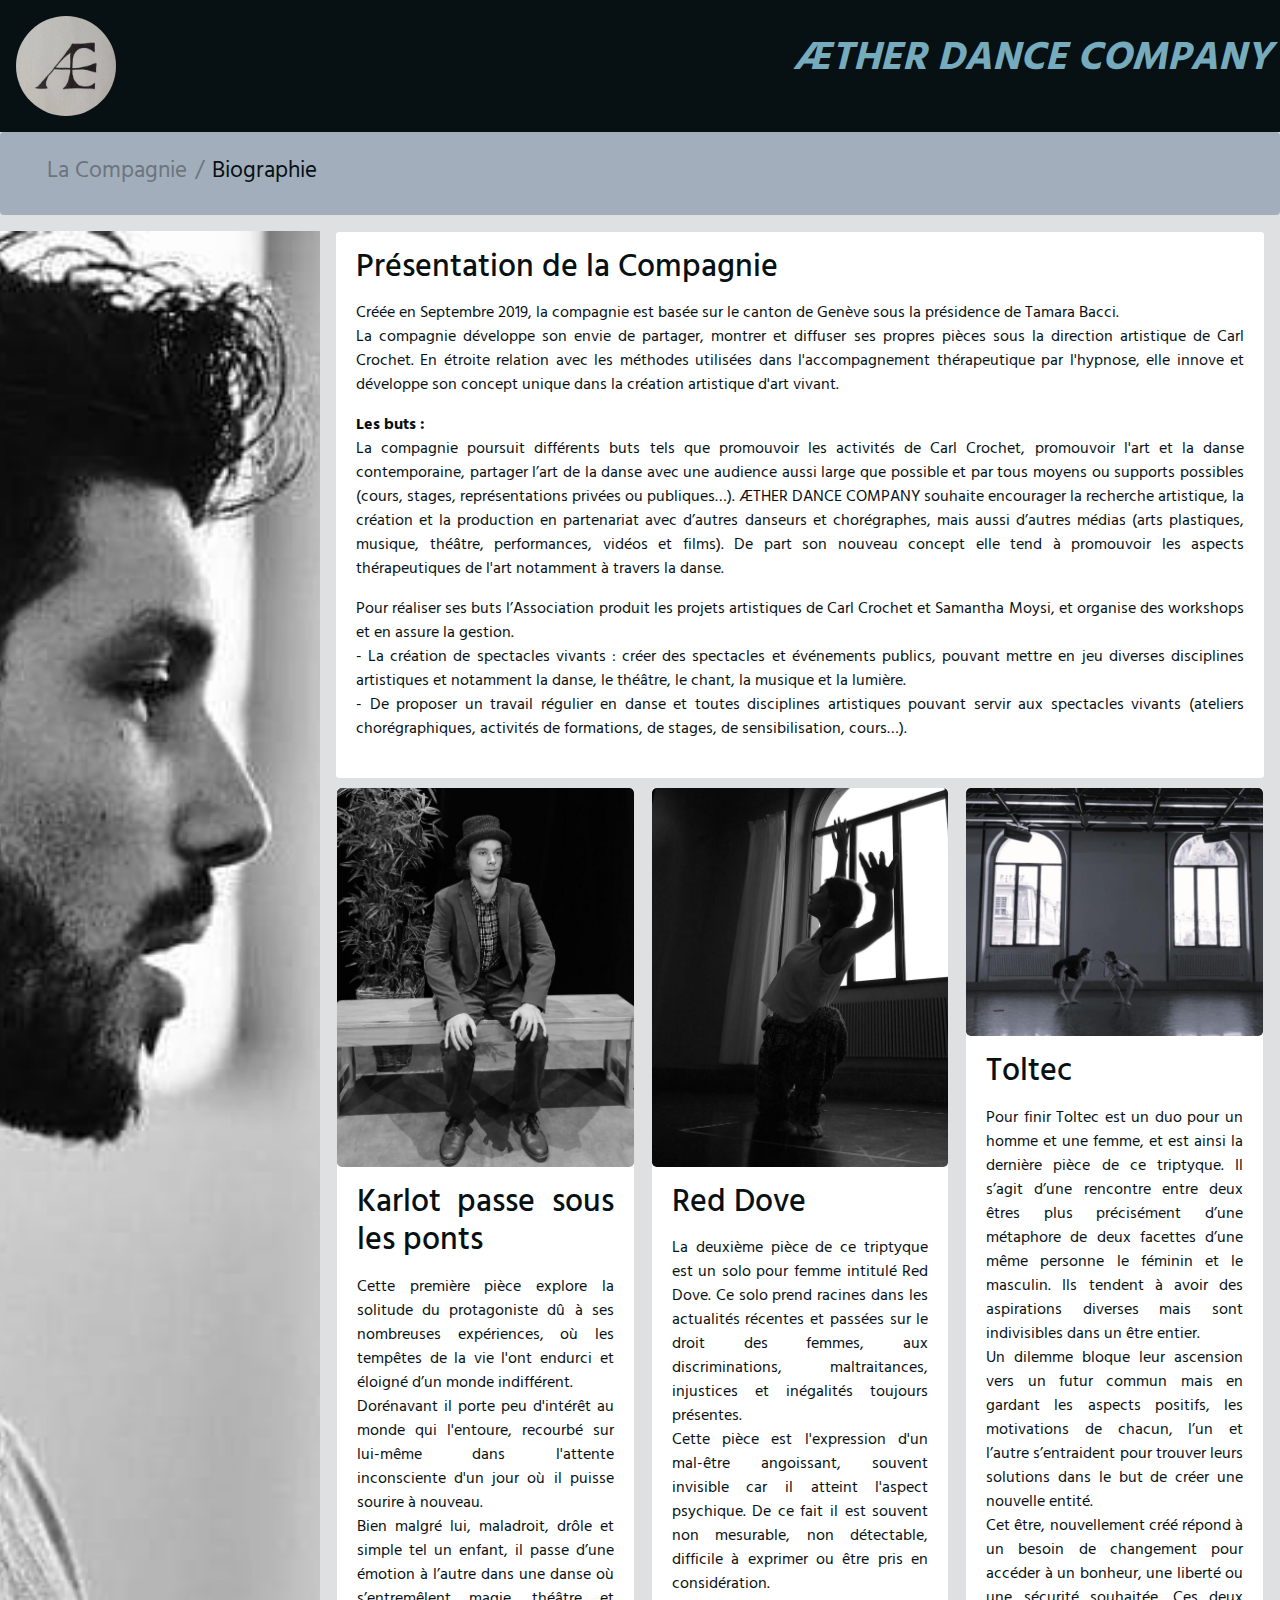
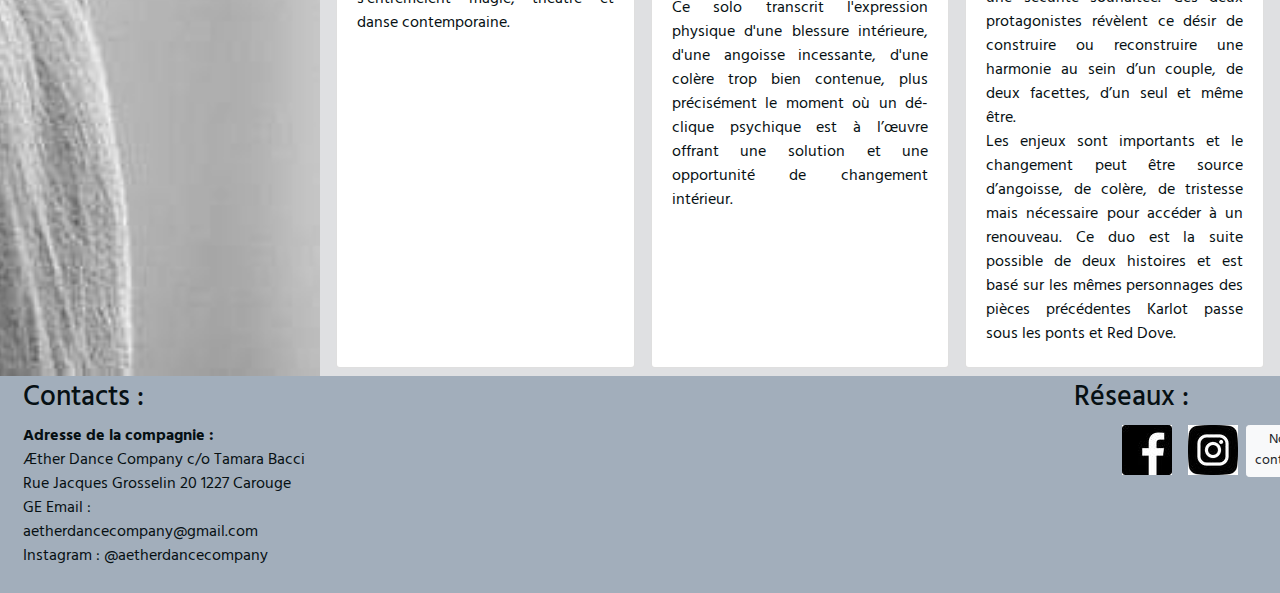
<file: index.html>
<!DOCTYPE html>
<html lang="fr-FR">
<head>
    <meta charset="UTF-8">
    <meta http-equiv="X-UA-Compatible" content="IE=edge">
    <meta name="viewport" content="width=device-width, initial-scale=1.0">
    <meta name="description" content="Bienvenue sur le site de notre compagnie ÆTHER DANCE COMPANY">
    <title>ÆTHER DANCE COMPANY</title>
    <link rel="stylesheet" href="https://stackpath.bootstrapcdn.com/bootstrap/4.4.1/css/bootstrap.min.css"
    integrity="sha384-Vkoo8x4CGsO3+Hhxv8T/Q5PaXtkKtu6ug5TOeNV6gBiFeWPGFN9MuhOf23Q9Ifjh" crossorigin="anonymous">
    <link rel="stylesheet" href="style.css">
    <link rel="preconnect" href="https://fonts.googleapis.com">
    <link rel="preconnect" href="https://fonts.gstatic.com" crossorigin>
    <link href="https://fonts.googleapis.com/css2?family=Hind+Guntur:wght@300&display=swap" rel="stylesheet">
</head>
<body>
    <header>
        <div class="titleBar">
                <div class="d-flex flex-row justify-content-between p-2 align-items-center">
                    <img class="logo rounded-circle m-2" src="img/logo.jpg" alt="Aether Dance Company">
                    <h1><strong>ÆTHER DANCE COMPANY</strong></h1>
                </div>
        </div>
        <div class="breadcrumb">
            <nav class="col-12" aria-label="breadcrumb">
                <ol class="breadcrumb m-0">
                    <li class="breadcrumb-item active" aria-current="page">La Compagnie</li>
                    <li class="breadcrumb-item"><a href="Biographie.html">Biographie</a></li>
                </ol>
            </nav>
        </div>
    </header>
    <main class="container-fluid">
        <section class="row">
            <aside class="asidePicture col-12 col-md-3 p-2">
            </aside>
            <div class="col-12 col-md-9">
                <article class="presentation">
                    <div class="card">
                        <div class="card-body">
                            <h2 class="card-title">Présentation de la Compagnie </h2>
                            <p class="card-text">
                                Créée en Septembre 2019, la compagnie est basée sur le canton de Genève sous la présidence de
                                Tamara Bacci.<br> La compagnie développe son envie de partager, montrer et diffuser ses propres
                                pièces sous la direction artistique de Carl Crochet. En étroite relation avec les méthodes utilisées
                                dans l'accompagnement thérapeutique par l'hypnose, elle innove et développe son concept unique
                                dans la création artistique d'art vivant.<br>
                            </p>
                            <p><b>Les buts :</b><br>
                                La compagnie poursuit différents buts tels que promouvoir les activités de Carl Crochet,
                                promouvoir l'art et la danse contemporaine, partager l’art de la danse avec une audience aussi large
                                que possible et par tous moyens ou supports possibles (cours, stages, représentations privées ou
                                publiques…). ÆTHER DANCE COMPANY souhaite encourager la recherche artistique, la
                                création et la production en partenariat avec d’autres danseurs et chorégraphes, mais aussi d’autres
                                médias (arts plastiques, musique, théâtre, performances, vidéos et films).
                                De part son nouveau concept elle tend à promouvoir les aspects thérapeutiques de l'art notamment à
                                travers la danse.<br>
                            </p>
                            <p>
                                Pour réaliser ses buts l’Association produit les projets artistiques de Carl Crochet et Samantha
                                Moysi, et organise des workshops et en assure la gestion.<br>
                                - La création de spectacles vivants : créer des spectacles et événements publics, pouvant mettre en
                                jeu diverses disciplines artistiques et notamment la danse, le théâtre, le chant, la musique et la
                                lumière.<br>
                                - De proposer un travail régulier en danse et toutes disciplines artistiques pouvant servir aux
                                spectacles vivants (ateliers chorégraphiques, activités de formations, de stages, de sensibilisation,
                                cours…).
                            </p>
                        </div>
                    </div>
                </article>
                <div class="row px-2">
                    <div class="col-12 col-md-4 p-2">
                        <article class="article card">
                            <img src="img/clementProd.jpg" class="card-img-top rounded-lg" alt="Clément - Karlot">
                            <div class="card-body">
                                <h2 class="card-title">Karlot passe sous les ponts</h2>
                                <p class="card-text">
                                    Cette première pièce explore la solitude du
                                    protagoniste dû à ses nombreuses expériences, où les tempêtes de la vie l'ont endurci et éloigné d’un
                                    monde indifférent.<br> Dorénavant il porte peu d'intérêt au monde qui l'entoure, recourbé sur lui-même
                                    dans l'attente inconsciente d'un jour où il puisse sourire à nouveau.<br> Bien malgré lui, maladroit, drôle
                                    et simple tel un enfant, il passe d’une émotion à l’autre dans une danse où s’entremêlent magie,
                                    théâtre et danse contemporaine.
                                </p>
                            </div>
                        </article>
                    </div>
                    <div class="col-12 col-md-4 p-2">
                        <article class="article card">
                            <img src="img/SamProd.jpg" class="card-img-top rounded-lg" alt="Samantha - Red Dove">
                            <div class="card-body">
                                <h2 class="card-title">Red Dove</h2>
                                <p class="card-text">
                                    La deuxième pièce de ce triptyque est un solo pour femme intitulé Red Dove. Ce solo prend
                                    racines dans les actualités récentes et passées sur le droit des femmes, aux discriminations,
                                    maltraitances, injustices et inégalités toujours présentes.<br> Cette pièce est l'expression d'un mal-être
                                    angoissant, souvent invisible car il atteint l'aspect psychique. De ce fait il est souvent non
                                    mesurable, non détectable, difficile à exprimer ou être pris en considération.<br> Ce solo transcrit
                                    l'expression physique d'une blessure intérieure, d'une angoisse incessante, d'une colère trop bien
                                    contenue, plus précisément le moment où un dé-clique psychique est à l’œuvre offrant une solution
                                    et une opportunité de changement intérieur.
                                </p>
                            </div>
                        </article>
                    </div> 
                    <div class="col-12 col-md-4 p-2">
                        <article class="article card">
                            <img src="img/duo.jpg" class="card-img-top rounded-lg" alt="duo - Toltec">
                            <div class="card-body">
                                <h2 class="card-title">Toltec</h2>
                                <p class="card-text">
                                    Pour finir Toltec est un duo pour un homme et une femme, et est ainsi la dernière pièce de ce
                                    triptyque. Il s’agit d’une rencontre entre deux êtres plus précisément d’une métaphore de deux
                                    facettes d’une même personne le féminin et le masculin. Ils tendent à avoir des aspirations diverses
                                    mais sont indivisibles dans un être entier.<br> Un dilemme bloque leur ascension vers un futur commun
                                    mais en gardant les aspects positifs, les motivations de chacun, l’un et l’autre s’entraident pour
                                    trouver leurs solutions dans le but de créer une nouvelle entité.<br> Cet être, nouvellement créé répond à
                                    un besoin de changement pour accéder à un bonheur, une liberté ou une sécurité souhaitée. Ces
                                    deux protagonistes révèlent ce désir de construire ou reconstruire une harmonie au sein d’un couple,
                                    de deux facettes, d’un seul et même être.<br> Les enjeux sont importants et le changement peut être
                                    source d’angoisse, de colère, de tristesse mais nécessaire pour accéder à un renouveau. Ce duo est la
                                    suite possible de deux histoires et est basé sur les mêmes personnages des pièces précédentes
                                    Karlot passe sous les ponts et Red Dove.
                                </p>
                            </div>
                        </article>
                    </div>   
                </div>  
            </div>
        </section>
    </main>
    <footer class="container-fluid footer">
        <div class="row justify-content-between">
            <div class="col-5 col-md-3 m-2">
                <h3>Contacts :</h3>
                <p>
                <b>Adresse de la compagnie :</b><br>
                Æther Dance Company c/o Tamara Bacci
                Rue Jacques Grosselin 20
                1227 Carouge GE
                Email : aetherdancecompany@gmail.com
                Instagram : @aetherdancecompany 
                </p>
            </div>
            <div class="col-5 col-md-2 m-2">
                <h3>Réseaux :</h3>
                <nav>
                    <ul>
                        <li><a href="https://www.facebook.com/aetherdancecompany"  class="p-2"><img src="img/facebook.jpg" alt="Facebook"></a></li>
                        <li><a href="https://www.instagram.com/aetherdancecompany/" class="p-2"><img src="img/Instagram.jpg" alt="Instagram"></a></li>
                        <li>
                            <form class="form-inline">
                                <button class="btn btn-sm btn btn-light" data-toggle="modal" data-target="#contactModal" type="button">Nous contacter</button>
                            </form>
                        </li>
                    </ul>
                </nav>
            </div>
        </div>
    </footer>
    <div class="modal fade" id="contactModal" tabindex="-1" role="dialog" aria-labelledby="contactModalLabel" aria-hidden="true">
        <div class="modal-dialog" role="document">
            <div class="modal-content">
                <div class="modal-header">
                    <h5 class="modal-title" id="contactModalLabel">Nous contacter</h5>
                    <button type="button" class="close" data-dismiss="modal" aria-label="Close">
                        <span aria-hidden="true">&times;</span>
                    </button>
                </div>
                <div class="modal-body">
                    <form>
                        <div class="form-group">
                            <label for="email">Expéditeur</label>
                            <input type="email" class="form-control" id="email" name="email">
                        </div>
                        <div class="form-group">
                            <label for="subject">Sujet</label>
                            <input type="text" class="form-control" id="subject" name="subject">
                        </div>
                        <div class="form-group">
                            <label for="message">Message</label>
                            <textarea class="form-control" id="message" name="message" rows="3"></textarea>
                        </div>
                    </form>
                </div>
                <div class="modal-footer">
                    <button type="button" class="btn btn-secondary" data-dismiss="modal">Fermer</button>
                    <button type="button" class="btn btn-primary">Envoyer le message</button>
                </div>
            </div>
        </div>
    </div>
    <script src="https://code.jquery.com/jquery-3.4.1.slim.min.js"
    integrity="sha384-J6qa4849blE2+poT4WnyKhv5vZF5SrPo0iEjwBvKU7imGFAV0wwj1yYfoRSJoZ+n"
    crossorigin="anonymous"></script>
    <script src="https://cdn.jsdelivr.net/npm/popper.js@1.16.0/dist/umd/popper.min.js"
    integrity="sha384-Q6E9RHvbIyZFJoft+2mJbHaEWldlvI9IOYy5n3zV9zzTtmI3UksdQRVvoxMfooAo"
    crossorigin="anonymous"></script>
    <script src="https://stackpath.bootstrapcdn.com/bootstrap/4.4.1/js/bootstrap.min.js"
    integrity="sha384-wfSDF2E50Y2D1uUdj0O3uMBJnjuUD4Ih7YwaYd1iqfktj0Uod8GCExl3Og8ifwB6"
    crossorigin="anonymous"></script>   
</body>
</html>
</file>
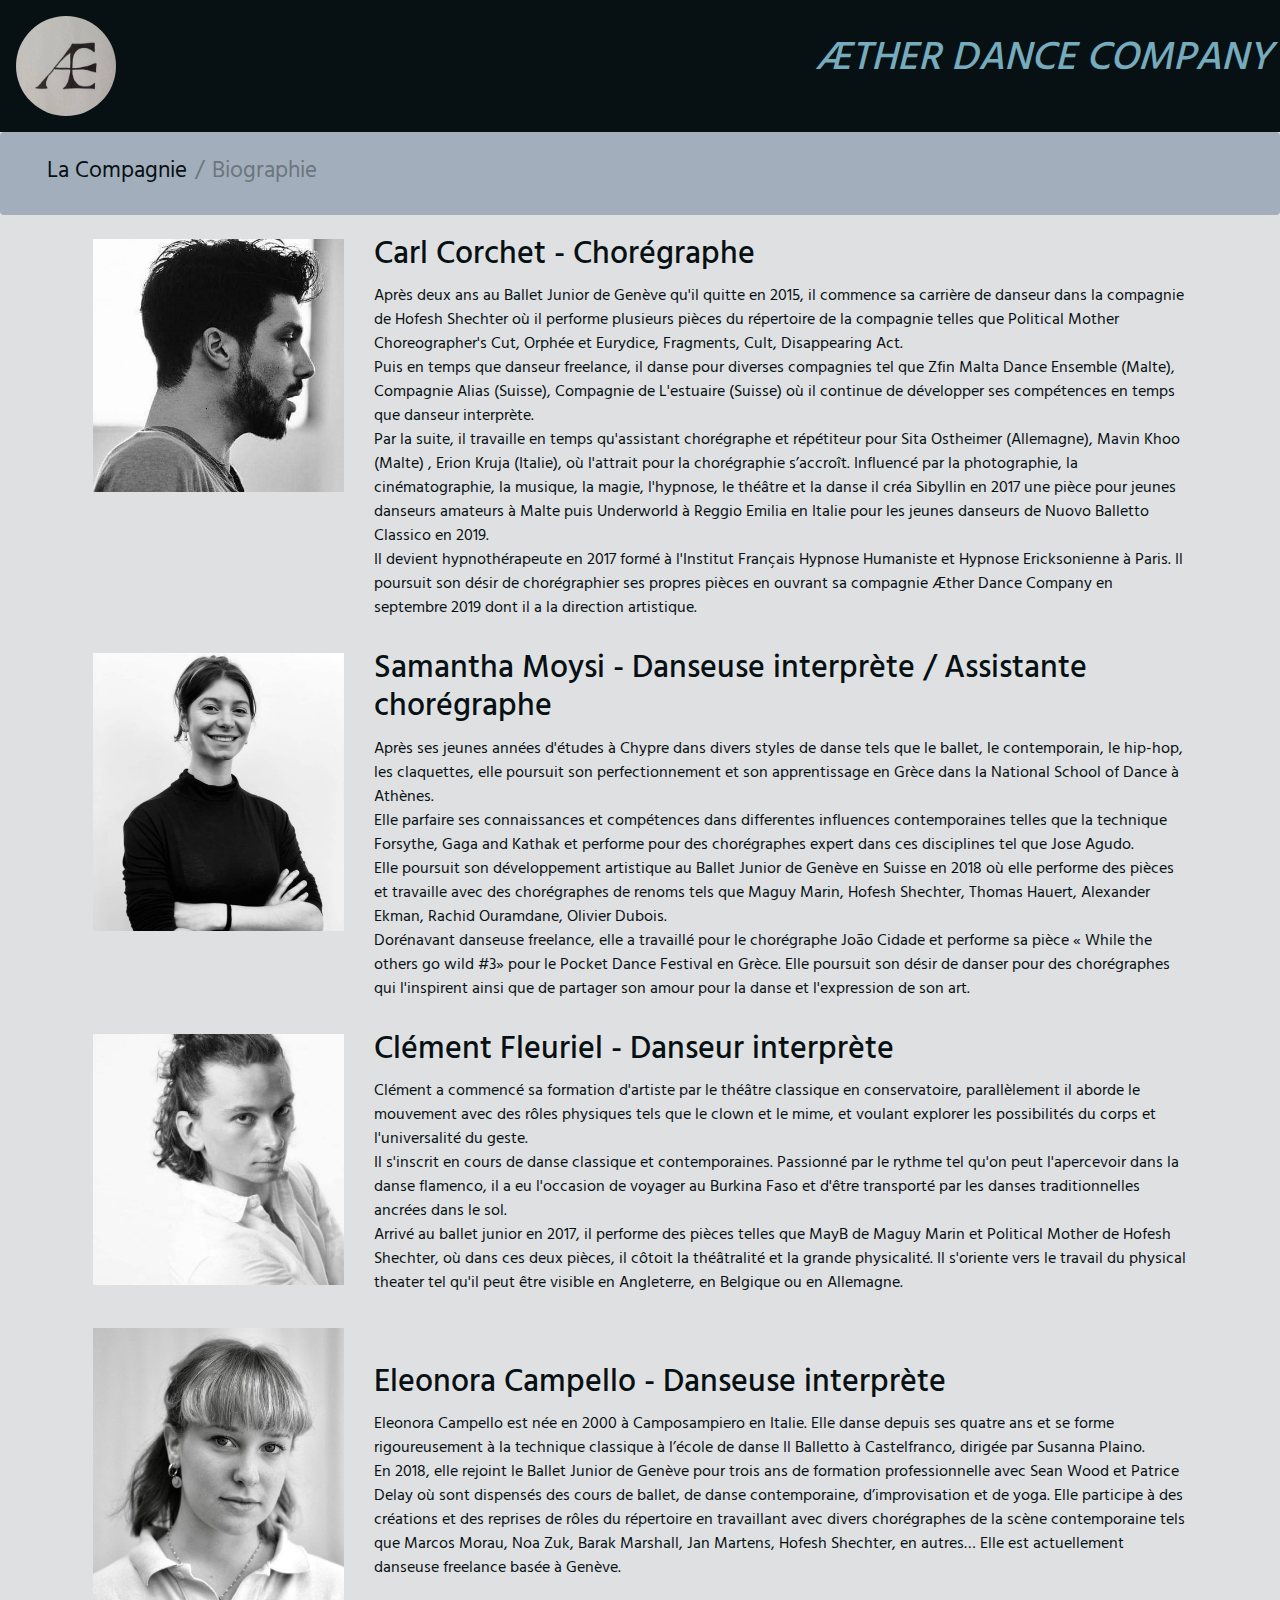
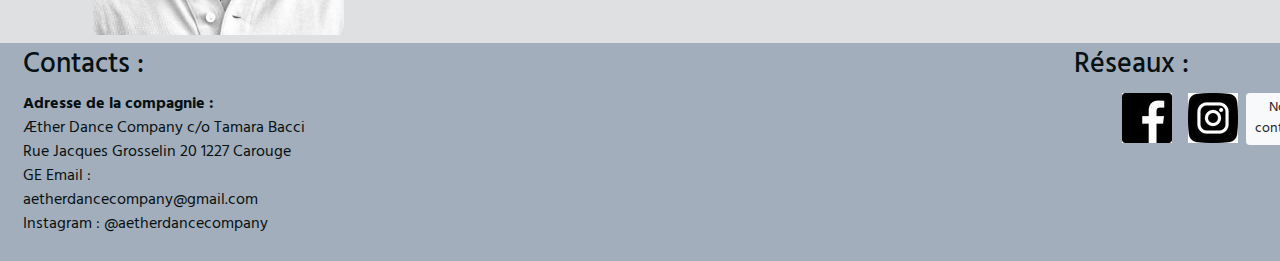
<file: Biographie.html>
<!DOCTYPE html>
<html lang="fr-FR">
<head>
    <meta charset="UTF-8">
    <meta http-equiv="X-UA-Compatible" content="IE=edge">
    <meta name="viewport" content="width=device-width, initial-scale=1.0">
    <meta name="description" content="Biographie - ÆTHER DANCE COMPANY">
    <title>Biographie - ÆTHER DANCE COMPANY</title>
    <link rel="stylesheet" href="https://stackpath.bootstrapcdn.com/bootstrap/4.4.1/css/bootstrap.min.css"
    integrity="sha384-Vkoo8x4CGsO3+Hhxv8T/Q5PaXtkKtu6ug5TOeNV6gBiFeWPGFN9MuhOf23Q9Ifjh" crossorigin="anonymous">
    <link rel="stylesheet" href="style.css">
    <link rel="preconnect" href="https://fonts.googleapis.com">
    <link rel="preconnect" href="https://fonts.gstatic.com" crossorigin>
    <link href="https://fonts.googleapis.com/css2?family=Hind+Guntur:wght@300&display=swap" rel="stylesheet">
</head>
<body>
    <header>
        <div class="titleBar">
            <div>
                <div class="d-flex flex-row justify-content-between p-2 align-items-center">
                    <img class="logo rounded-circle m-2" src="img/logo.jpg" alt="Aether Dance Company">
                    <h1>ÆTHER DANCE COMPANY</h1>
                </div>
            </div>
        </div>
        <div class="breadcrumb">
            <nav class="col-12" aria-label="breadcrumb">
                <ol class="breadcrumb m-0">
                    <li class="breadcrumb-item"><a href="index.html">La Compagnie</a></li>
                    <li class="breadcrumb-item active"  aria-current="page">Biographie</li>
                </ol>
            </nav>
        </div>
    </header>
    <main class="container">
        <div class="row p-2">
            <img class="col-8 col-md-3 bioPicture" src="img/Carl2.jpg" alt="Carl Crochet">
            <article class="col-12 col-md-9 align-self-center">
                <h2>Carl Corchet - Chorégraphe</h2>
                <p>Après deux ans au Ballet Junior de Genève qu'il quitte en 2015, il commence sa carrière de danseur
                    dans la compagnie de Hofesh Shechter où il performe plusieurs pièces du répertoire de la
                    compagnie telles que Political Mother Choreographer's Cut, Orphée et Eurydice, Fragments, Cult,
                    Disappearing Act.<br>
                    Puis en temps que danseur freelance, il danse pour diverses compagnies tel que Zfin Malta Dance
                    Ensemble (Malte), Compagnie Alias (Suisse), Compagnie de L'estuaire (Suisse) où il continue de
                    développer ses compétences en temps que danseur interprète.<br>
                    Par la suite, il travaille en temps qu'assistant chorégraphe et répétiteur pour Sita Ostheimer
                    (Allemagne), Mavin Khoo (Malte) , Erion Kruja (Italie), où l'attrait pour la chorégraphie s’accroît.
                    Influencé par la photographie, la cinématographie, la musique, la magie, l'hypnose, le théâtre et la
                    danse il créa Sibyllin en 2017 une pièce pour jeunes danseurs amateurs à Malte puis Underworld à
                    Reggio Emilia en Italie pour les jeunes danseurs de Nuovo Balletto Classico en 2019.<br>
                    Il devient hypnothérapeute en 2017 formé à l'Institut Français Hypnose Humaniste et Hypnose
                    Ericksonienne à Paris. Il poursuit son désir de chorégraphier ses propres pièces en ouvrant sa
                    compagnie Æther Dance Company en septembre 2019 dont il a la direction artistique. </p>
            </article>
        </div>
        <div class="row p-2">
            <img class="col-8 col-md-3 bioPicture" src="img/Sam.jpeg" alt="Samantha Moysi">
            <article class="col-12 col-md-9 align-self-center">
                <h2>Samantha Moysi - Danseuse interprète / Assistante chorégraphe</h2>
                <p>Après ses jeunes années d'études à Chypre dans divers styles de danse tels que le ballet, le
                    contemporain, le hip-hop, les claquettes, elle poursuit son perfectionnement et son apprentissage en
                    Grèce dans la National School of Dance à Athènes. <br>
                    Elle parfaire ses connaissances et compétences dans differentes influences contemporaines telles
                    que la technique Forsythe, Gaga and Kathak et performe pour des chorégraphes expert dans ces
                    disciplines tel que Jose Agudo. <br>
                    Elle poursuit son développement artistique au Ballet Junior de Genève en Suisse en 2018 où elle
                    performe des pièces et travaille avec des chorégraphes de renoms tels que Maguy Marin, Hofesh
                    Shechter, Thomas Hauert, Alexander Ekman, Rachid Ouramdane, Olivier Dubois. <br>
                    Dorénavant danseuse freelance, elle a travaillé pour le chorégraphe João Cidade et performe sa
                    pièce « While the others go wild #3» pour le Pocket Dance Festival en Grèce. Elle poursuit son
                    désir de danser pour des chorégraphes qui l'inspirent ainsi que de partager son amour pour la danse
                    et l'expression de son art. </p>
            </article>
        </div>
        <div class="row p-2">
            <img class="col-8 col-md-3 bioPicture" src="img/Clément.jpg" alt="Clément Fleuriel">
            <article class="col-12 col-md-9 align-self-center">
                <h2>Clément Fleuriel - Danseur interprète</h2>
                <p>Clément a commencé sa formation d'artiste par le théâtre classique en conservatoire, parallèlement
                    il aborde le mouvement avec des rôles physiques tels que le clown et le mime, et voulant explorer
                    les possibilités du corps et l'universalité du geste.<br>
                    Il s'inscrit en cours de danse classique et contemporaines. Passionné par le rythme tel qu'on peut
                    l'apercevoir dans la danse flamenco, il a eu l'occasion de voyager au Burkina Faso et d'être
                    transporté par les danses traditionnelles ancrées dans le sol.<br>
                    Arrivé au ballet junior en 2017, il performe des pièces telles que MayB de Maguy Marin et Political
                    Mother de Hofesh Shechter, où dans ces deux pièces, il côtoit la théâtralité et la grande physicalité.
                    Il s'oriente vers le travail du physical theater tel qu'il peut être visible en Angleterre, en Belgique ou
                    en Allemagne.
                </p>
            </article>
        </div>
        <div class="row p-2">
            <img class="col-8 col-md-3 bioPicture" src="img/Eleonora.jpeg" alt="Eleonora Campello">
            <article class="col-12 col-md-9 align-self-center">
                <h2>Eleonora Campello - Danseuse interprète</h2>
                <p>Eleonora Campello est née en 2000 à Camposampiero en Italie. 
                    Elle danse depuis ses quatre ans et se forme rigoureusement à la technique classique à l’école de danse Il Balletto à Castelfranco, dirigée par Susanna Plaino.<br>
                    En 2018, elle rejoint le Ballet Junior de Genève pour trois ans de formation professionnelle avec Sean Wood et Patrice Delay où sont dispensés des cours de ballet,
                    de danse contemporaine, d’improvisation et de yoga. Elle participe à des créations et des reprises de rôles du répertoire en travaillant avec divers chorégraphes de la scène contemporaine tels que Marcos Morau, Noa Zuk, Barak Marshall, Jan Martens, Hofesh Shechter, en autres…
                    Elle est actuellement danseuse freelance basée à Genève.
                </p>
            </article>
        </div>
    </main>
    <footer class="container-fluid footer">
        <div class="row justify-content-between">
            <div class="col-5 col-md-3 m-2">
                <h3>Contacts :</h3>
                <p>
                <b>Adresse de la compagnie :</b><br>
                Æther Dance Company c/o Tamara Bacci
                Rue Jacques Grosselin 20
                1227 Carouge GE
                Email : aetherdancecompany@gmail.com
                Instagram : @aetherdancecompany 
                </p>
            </div>
            <div class="col-5 col-md-2 m-2">
                <h3>Réseaux :</h3>
                <nav>
                    <ul>
                        <li><a href="https://www.facebook.com/aetherdancecompany"  class="p-2"><img src="img/facebook.jpg" alt="Facebook"></a></li>
                        <li><a href="https://www.instagram.com/aetherdancecompany/" class="p-2"><img src="img/Instagram.jpg" alt="Instagram"></a></li>
                        <li>
                            <form class="form-inline">
                                <button class="btn btn-sm btn btn-light" data-toggle="modal" data-target="#contactModal" type="button">Nous contacter</button>
                            </form>
                        </li>
                    </ul>
                </nav>
            </div>
        </div>
    </footer>
    <div class="modal fade" id="contactModal" tabindex="-1" role="dialog" aria-labelledby="contactModalLabel" aria-hidden="true">
        <div class="modal-dialog" role="document">
            <div class="modal-content">
                <div class="modal-header">
                    <h5 class="modal-title" id="contactModalLabel">Me contacter</h5>
                    <button type="button" class="close" data-dismiss="modal" aria-label="Close">
                        <span aria-hidden="true">&times;</span>
                    </button>
                </div>
                <div class="modal-body">
                    <form>
                        <div class="form-group">
                            <label for="email">Expéditeur</label>
                            <input type="email" class="form-control" id="email" name="email">
                        </div>
                        <div class="form-group">
                            <label for="subject">Sujet</label>
                            <input type="text" class="form-control" id="subject" name="subject">
                        </div>
                        <div class="form-group">
                            <label for="message">Message</label>
                            <textarea class="form-control" id="message" name="message" rows="3"></textarea>
                        </div>
                    </form>
                </div>
                <div class="modal-footer">
                    <button type="button" class="btn btn-secondary" data-dismiss="modal">Fermer</button>
                    <button type="button" class="btn btn-primary">Envoyer le message</button>
                </div>
            </div>
        </div>
    </div>
</main>
<script src="https://code.jquery.com/jquery-3.4.1.slim.min.js"
integrity="sha384-J6qa4849blE2+poT4WnyKhv5vZF5SrPo0iEjwBvKU7imGFAV0wwj1yYfoRSJoZ+n"
crossorigin="anonymous"></script>
<script src="https://cdn.jsdelivr.net/npm/popper.js@1.16.0/dist/umd/popper.min.js"
integrity="sha384-Q6E9RHvbIyZFJoft+2mJbHaEWldlvI9IOYy5n3zV9zzTtmI3UksdQRVvoxMfooAo"
crossorigin="anonymous"></script>
<script src="https://stackpath.bootstrapcdn.com/bootstrap/4.4.1/js/bootstrap.min.js"
integrity="sha384-wfSDF2E50Y2D1uUdj0O3uMBJnjuUD4Ih7YwaYd1iqfktj0Uod8GCExl3Og8ifwB6"
crossorigin="anonymous"></script>   
</body>
</html>
</file>
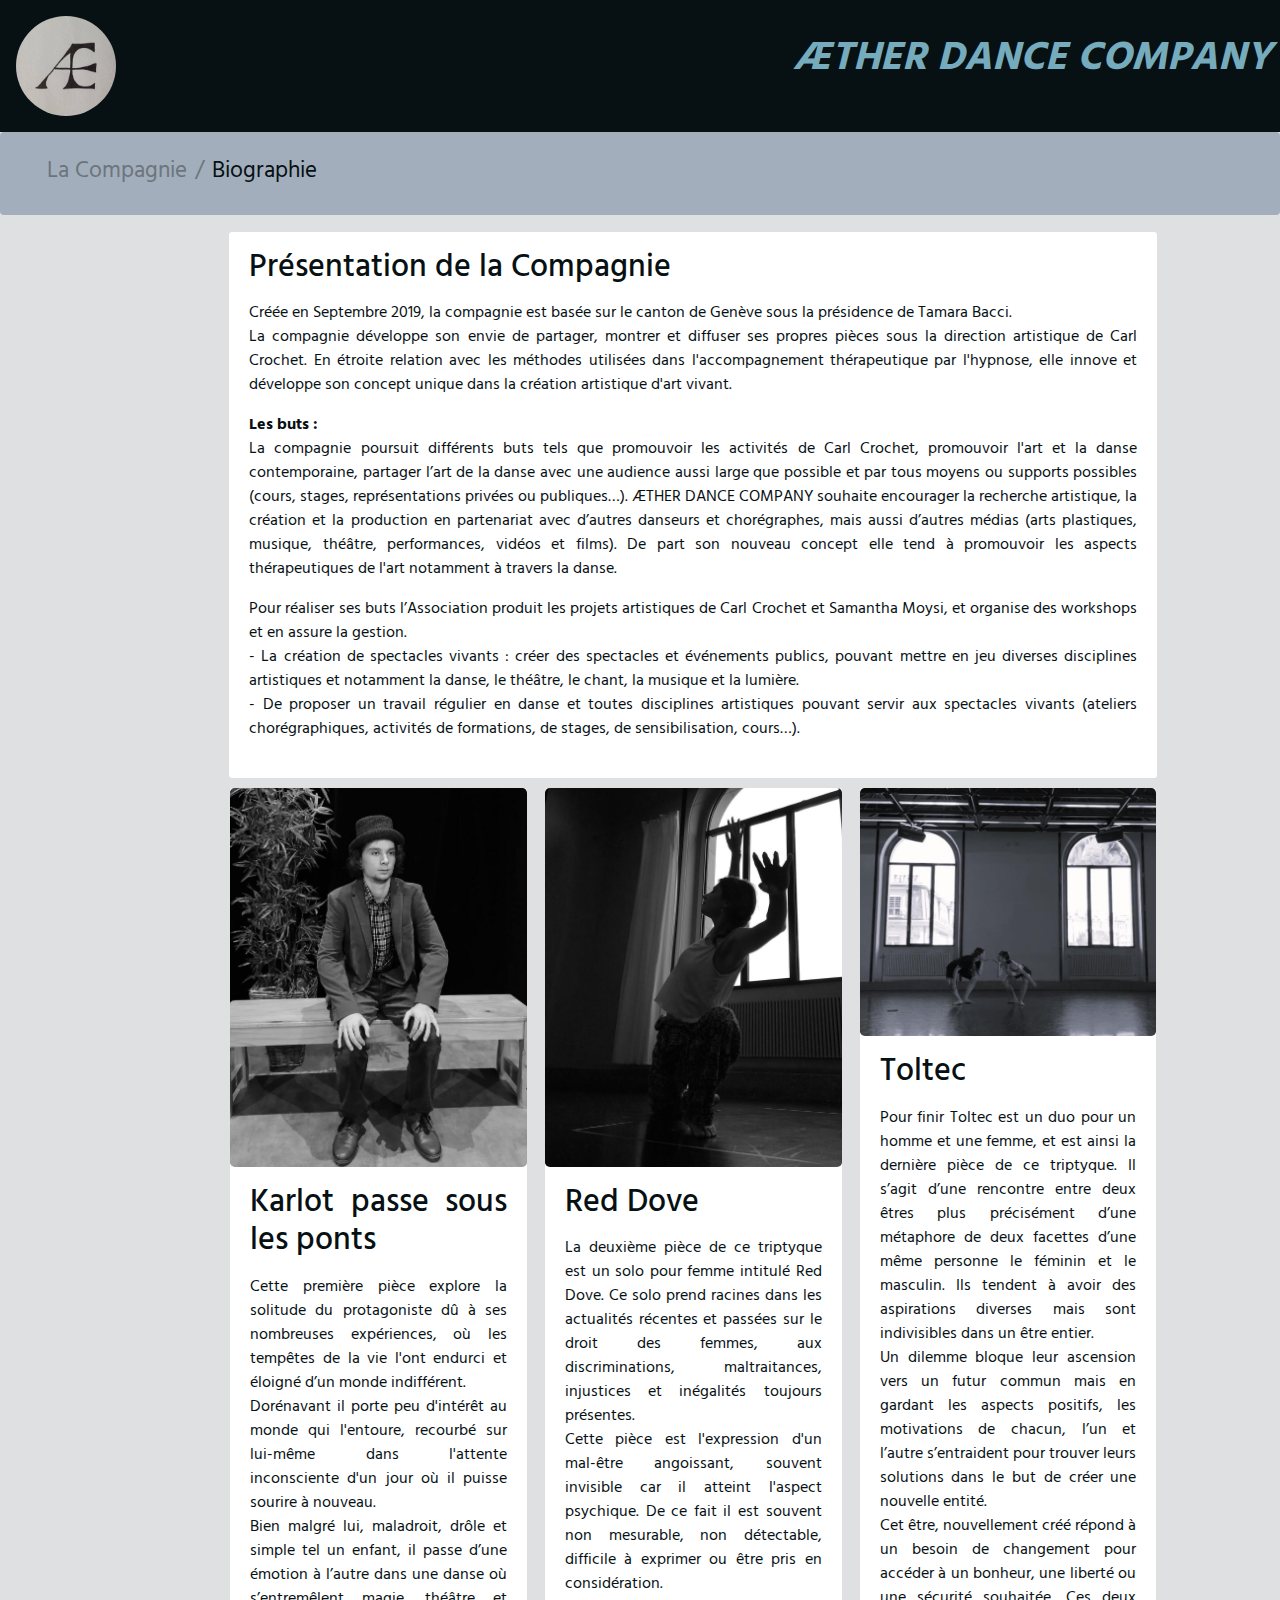
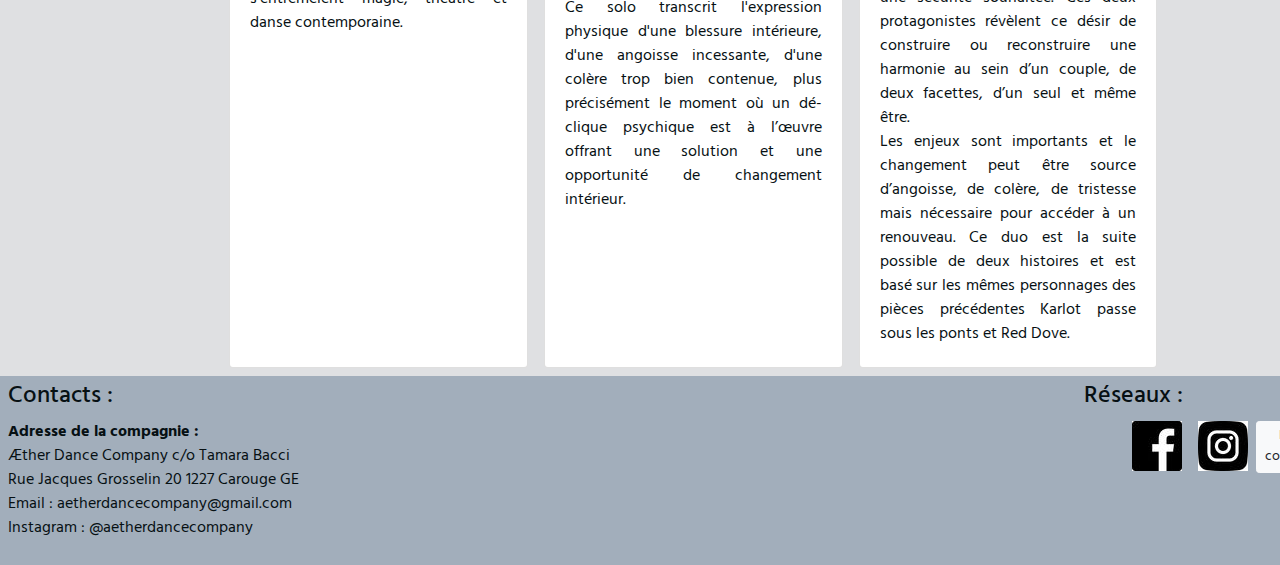
<file: mainPage.html>
<!DOCTYPE html>
<html lang="fr-FR">
<head>
    <meta charset="UTF-8">
    <meta http-equiv="X-UA-Compatible" content="IE=edge">
    <meta name="viewport" content="width=device-width, initial-scale=1.0">
    <title>ÆTHER DANCE COMPANY</title>
    <link rel="stylesheet" href="https://stackpath.bootstrapcdn.com/bootstrap/4.4.1/css/bootstrap.min.css"
    integrity="sha384-Vkoo8x4CGsO3+Hhxv8T/Q5PaXtkKtu6ug5TOeNV6gBiFeWPGFN9MuhOf23Q9Ifjh" crossorigin="anonymous">
    <link rel="stylesheet" href="style.css">
    <link rel="preconnect" href="https://fonts.googleapis.com">
    <link rel="preconnect" href="https://fonts.gstatic.com" crossorigin>
    <link href="https://fonts.googleapis.com/css2?family=Hind+Guntur:wght@300&display=swap" rel="stylesheet">
</head>
<body>
    <header>
        <div class="titleBar">
            <div>
                <div class="d-flex flex-row justify-content-between p-2 align-items-center">
                    <img class="logo rounded-circle m-2" src="img/logo.jpg" alt="Aether Dance Company">
                    <h1><strong>ÆTHER DANCE COMPANY</strong></h1>
                </div>
            </div>
        </div>
        <div class="breadcrumb">
            <nav class="col-12" aria-label="breadcrumb">
                <ol class="breadcrumb m-0">
                    <li class="breadcrumb-item active" aria-current="page">La Compagnie</li>
                    <li class="breadcrumb-item"><a href="Biographie.html">Biographie</a></li>
                </ol>
            </nav>
        </div>
    </header>
    <main class="container-fluid">
        <section class="row">
            <aside class="aside col-12 col-md-2 p-2">
            </aside>
            </aside>
            <div class="col-12 col-md-9">
                <article class="presentation">
                    <div class="card">
                        <div class="card-body">
                            <h2 class="card-title">Présentation de la Compagnie </h2>
                            <p class="card-text">
                                Créée en Septembre 2019, la compagnie est basée sur le canton de Genève sous la présidence de
                                Tamara Bacci.<br> La compagnie développe son envie de partager, montrer et diffuser ses propres
                                pièces sous la direction artistique de Carl Crochet. En étroite relation avec les méthodes utilisées
                                dans l'accompagnement thérapeutique par l'hypnose, elle innove et développe son concept unique
                                dans la création artistique d'art vivant.<br>
                            </p>
                            <p><b>Les buts :</b><br>
                                La compagnie poursuit différents buts tels que promouvoir les activités de Carl Crochet,
                                promouvoir l'art et la danse contemporaine, partager l’art de la danse avec une audience aussi large
                                que possible et par tous moyens ou supports possibles (cours, stages, représentations privées ou
                                publiques…). ÆTHER DANCE COMPANY souhaite encourager la recherche artistique, la
                                création et la production en partenariat avec d’autres danseurs et chorégraphes, mais aussi d’autres
                                médias (arts plastiques, musique, théâtre, performances, vidéos et films).
                                De part son nouveau concept elle tend à promouvoir les aspects thérapeutiques de l'art notamment à
                                travers la danse.<br>
                            </p>
                            <p>
                                Pour réaliser ses buts l’Association produit les projets artistiques de Carl Crochet et Samantha
                                Moysi, et organise des workshops et en assure la gestion.<br>
                                - La création de spectacles vivants : créer des spectacles et événements publics, pouvant mettre en
                                jeu diverses disciplines artistiques et notamment la danse, le théâtre, le chant, la musique et la
                                lumière.<br>
                                - De proposer un travail régulier en danse et toutes disciplines artistiques pouvant servir aux
                                spectacles vivants (ateliers chorégraphiques, activités de formations, de stages, de sensibilisation,
                                cours…).
                            </p>
                        </div>
                    </div>
                </article>
                <div class="row px-2">
                    <div class="col-12 col-md-4 p-2">
                        <article class="article card">
                            <img src="img/clementProd.jpg" class="card-img-top rounded-lg" alt="Clément - Karlot">
                            <div class="card-body">
                                <h2 class="card-title">Karlot passe sous les ponts</h2>
                                <p class="card-text">
                                    Cette première pièce explore la solitude du
                                    protagoniste dû à ses nombreuses expériences, où les tempêtes de la vie l'ont endurci et éloigné d’un
                                    monde indifférent.<br> Dorénavant il porte peu d'intérêt au monde qui l'entoure, recourbé sur lui-même
                                    dans l'attente inconsciente d'un jour où il puisse sourire à nouveau.<br> Bien malgré lui, maladroit, drôle
                                    et simple tel un enfant, il passe d’une émotion à l’autre dans une danse où s’entremêlent magie,
                                    théâtre et danse contemporaine.
                                </p>
                            </div>
                        </article>
                    </div>
                    <div class="col-12 col-md-4 p-2">
                        <article class="article card">
                            <img src="img/SamProd.jpg" class="card-img-top rounded-lg" alt="Samantha - Red Dove">
                            <div class="card-body">
                                <h2 class="card-title">Red Dove</h2>
                                <p class="card-text">
                                    La deuxième pièce de ce triptyque est un solo pour femme intitulé Red Dove. Ce solo prend
                                    racines dans les actualités récentes et passées sur le droit des femmes, aux discriminations,
                                    maltraitances, injustices et inégalités toujours présentes.<br> Cette pièce est l'expression d'un mal-être
                                    angoissant, souvent invisible car il atteint l'aspect psychique. De ce fait il est souvent non
                                    mesurable, non détectable, difficile à exprimer ou être pris en considération.<br> Ce solo transcrit
                                    l'expression physique d'une blessure intérieure, d'une angoisse incessante, d'une colère trop bien
                                    contenue, plus précisément le moment où un dé-clique psychique est à l’œuvre offrant une solution
                                    et une opportunité de changement intérieur.
                                </p>
                            </div>
                        </article>
                    </div> 
                    <div class="col-12 col-md-4 p-2">
                        <article class="article card">
                            <img src="img/duo.jpg" class="card-img-top rounded-lg" alt="duo - Toltec">
                            <div class="card-body">
                                <h2 class="card-title">Toltec</h2>
                                <p class="card-text">
                                    Pour finir Toltec est un duo pour un homme et une femme, et est ainsi la dernière pièce de ce
                                    triptyque. Il s’agit d’une rencontre entre deux êtres plus précisément d’une métaphore de deux
                                    facettes d’une même personne le féminin et le masculin. Ils tendent à avoir des aspirations diverses
                                    mais sont indivisibles dans un être entier.<br> Un dilemme bloque leur ascension vers un futur commun
                                    mais en gardant les aspects positifs, les motivations de chacun, l’un et l’autre s’entraident pour
                                    trouver leurs solutions dans le but de créer une nouvelle entité.<br> Cet être, nouvellement créé répond à
                                    un besoin de changement pour accéder à un bonheur, une liberté ou une sécurité souhaitée. Ces
                                    deux protagonistes révèlent ce désir de construire ou reconstruire une harmonie au sein d’un couple,
                                    de deux facettes, d’un seul et même être.<br> Les enjeux sont importants et le changement peut être
                                    source d’angoisse, de colère, de tristesse mais nécessaire pour accéder à un renouveau. Ce duo est la
                                    suite possible de deux histoires et est basé sur les mêmes personnages des pièces précédentes
                                    Karlot passe sous les ponts et Red Dove.
                                </p>
                            </div>
                        </article>
                    </div>   
                </div>  
            </div>
        </section>
    </main>
    <footer class="row footer justify-content-between">
        <div class="col-5 col-md-3 m-2">
            <h4>Contacts :</h4>
            <p>
                <b>Adresse de la compagnie :</b><br>
                Æther Dance Company c/o Tamara Bacci
                Rue Jacques Grosselin 20
                1227 Carouge GE
                Email : aetherdancecompany@gmail.com
                Instagram : @aetherdancecompany 
            </p>
        </div>
        <div class="col-5 col-md-2 m-2">
            <h4>Réseaux :</h4>
            <nav>
                <ul>
                    <li><a href="https://www.facebook.com/aetherdancecompany"  class="p-2"><img src="img/facebook.jpg"></a></li>
                    <li><a href="https://www.instagram.com/aetherdancecompany/" class="p-2"><img src="img/Instagram.jpg"></a></li>
                    <li>
                        <form class="form-inline">
                            <button class="btn btn-sm btn btn-light" data-toggle="modal" data-target="#contactModal" type="button">Nous contacter</button>
                        </form>
                    </li>
                </ul>
              </nav>
        </div>
    </footer>
    <div class="modal fade" id="contactModal" tabindex="-1" role="dialog" aria-labelledby="contactModalLabel" aria-hidden="true">
        <div class="modal-dialog" role="document">
            <div class="modal-content">
                <div class="modal-header">
                    <h5 class="modal-title" id="contactModalLabel">Nous contacter</h5>
                    <button type="button" class="close" data-dismiss="modal" aria-label="Close">
                        <span aria-hidden="true">&times;</span>
                    </button>
                </div>
                <div class="modal-body">
                    <form>
                        <div class="form-group">
                            <label for="email">Expéditeur</label>
                            <input type="email" class="form-control" id="email" name="email">
                        </div>
                        <div class="form-group">
                            <label for="subject">Sujet</label>
                            <input type="text" class="form-control" id="subject" name="subject">
                        </div>
                        <div class="form-group">
                            <label for="message">Message</label>
                            <textarea class="form-control" id="message" name="message" rows="3"></textarea>
                        </div>
                    </form>
                </div>
                <div class="modal-footer">
                    <button type="button" class="btn btn-secondary" data-dismiss="modal">Fermer</button>
                    <button type="button" class="btn btn-primary">Envoyer le message</button>
                </div>
            </div>
        </div>
    </div>
    <script src="https://code.jquery.com/jquery-3.4.1.slim.min.js"
    integrity="sha384-J6qa4849blE2+poT4WnyKhv5vZF5SrPo0iEjwBvKU7imGFAV0wwj1yYfoRSJoZ+n"
    crossorigin="anonymous"></script>
    <script src="https://cdn.jsdelivr.net/npm/popper.js@1.16.0/dist/umd/popper.min.js"
    integrity="sha384-Q6E9RHvbIyZFJoft+2mJbHaEWldlvI9IOYy5n3zV9zzTtmI3UksdQRVvoxMfooAo"
    crossorigin="anonymous"></script>
    <script src="https://stackpath.bootstrapcdn.com/bootstrap/4.4.1/js/bootstrap.min.js"
    integrity="sha384-wfSDF2E50Y2D1uUdj0O3uMBJnjuUD4Ih7YwaYd1iqfktj0Uod8GCExl3Og8ifwB6"
    crossorigin="anonymous"></script>   
</body>
</html>
</file>
<file: style.css>
@media screen and (max-width: 768px) {
    .asidePicture {
        display: none;
    }
    
}

body {
    background-color: #DFE0E2;
    color: #071013;
    font-family: 'Hind Guntur', sans-serif;
}


.logo {
    height: 100px;
    width: 100px;
}

.titleBar {
    background-color: #071013;
    
}

h1 {
    color: #75ABBC;
    font-style: italic;
}


.breadcrumb {
    background-color:#A2AEBB;
    font-size: larger;
    
}


a {
    color: #071013;
}

a:hover {
    color: #23B5D3;
}

.asidePicture {
    background: url(img/Carl.jpg) 90% 30% / cover no-repeat;
}

.presentation {
    text-align: justify;
}

.article {
    height: 100%;
    text-align: justify;
}


.footer {
    background-color: #A2AEBB;
    height: auto;
}

ul {
    list-style-type: none;
    display: inline-flex;
}

.bioPicture {
    height: fit-content;
}
</file>
